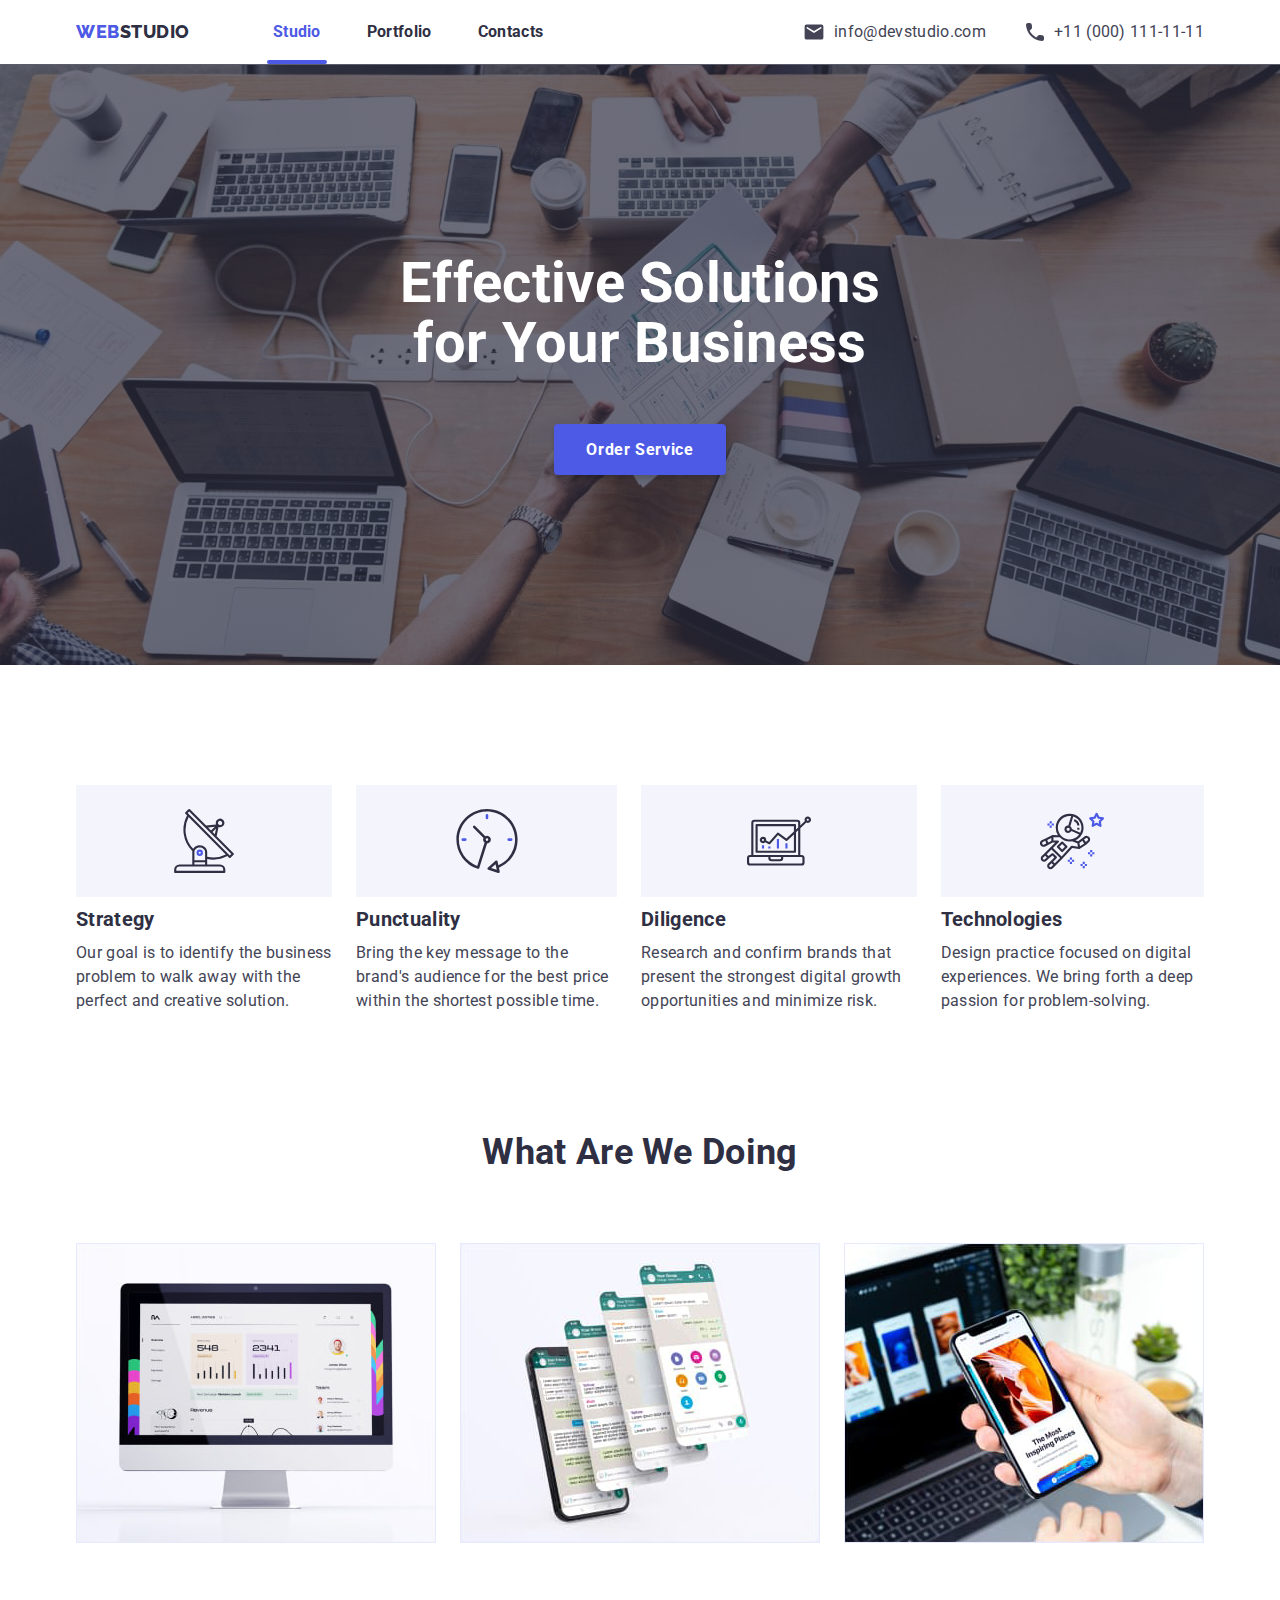
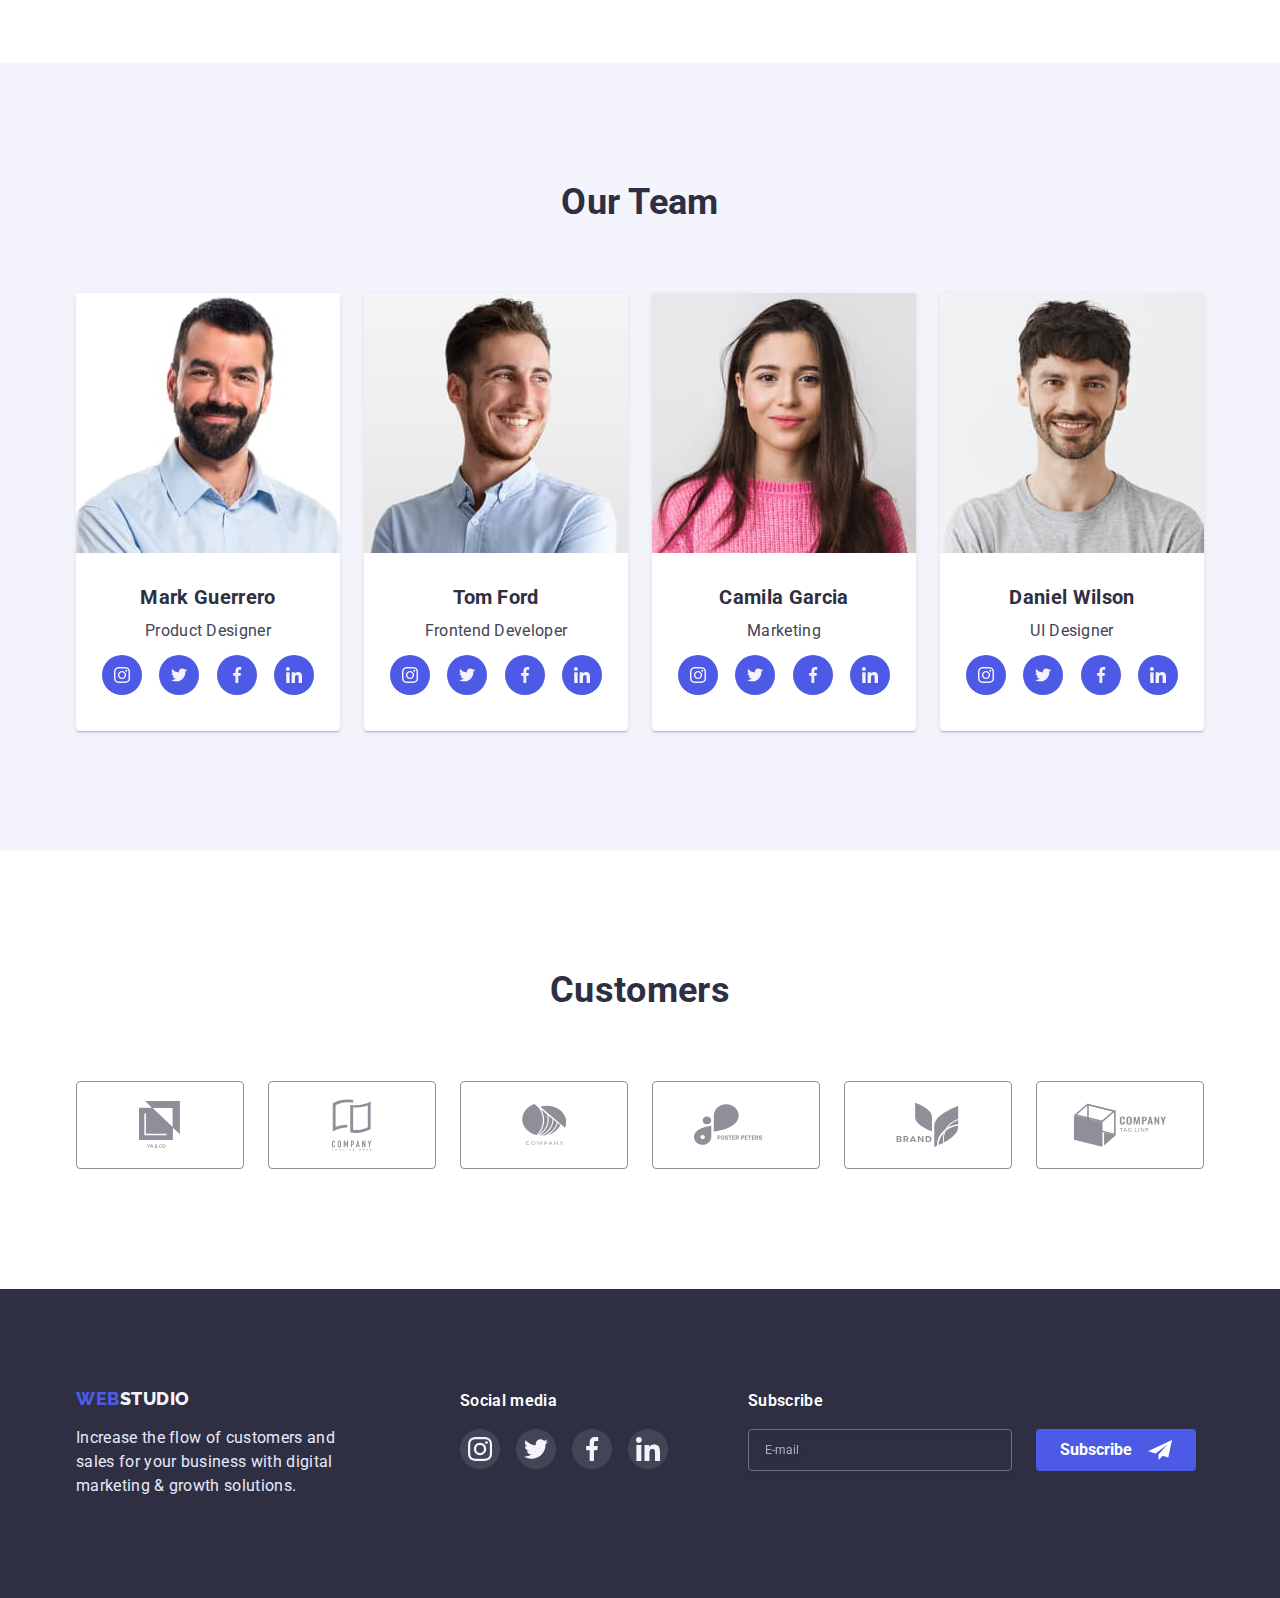
<file: index.html>
<!DOCTYPE html>
<html lang="en">
  <head>
    <meta charset="UTF-8" />
    <meta http-equiv="X-UA-Compatible" content="IE=edge" />
    <meta name="viewport" content="width=device-width, initial-scale=1.0" />
    <link rel="stylesheet" href="./css/normalize.css" />
    <link rel="stylesheet" href="./css/styles.css?temp=3" />
    <link rel="shortcut icon" href="./images/favicon.ico" />

    <link rel="preconnect" href="https://fonts.googleapis.com" />
    <link rel="preconnect" href="https://fonts.gstatic.com" crossorigin />
    <link
      href="https://fonts.googleapis.com/css2?family=Raleway:wght@800&family=Roboto:wght@400;500;700&display=swap"
      rel="stylesheet"
    />

    <title>Web Studio</title>
  </head>
  <body>
    <header>
      <div class="header-container container">
        <div class="logo-and-navigation">
          <div class="logo">
            <a href="./index.html" title="to home"><span>Web</span>Studio</a>
          </div>
          <nav>
            <ul class="navigation">
              <li class="navigation-item active">
                <a class="navigation-link" href="./index.html">Studio</a>
              </li>
              <li class="navigation-item">
                <a class="navigation-link" href="./portfolio.html">Portfolio</a>
              </li>
              <li class="navigation-item">
                <a class="navigation-link" href="./contacts.html">Contacts</a>
              </li>
            </ul>
          </nav>
        </div>
        <ul class="contacts">
          <li class="contacts-item">
            <a class="contacts-link" href="mailto:info@devstudio.com">
              <svg class="contacts-icon" width="20" height="18">
                <use href="./images/icons.svg#icon-email"></use>
              </svg>
              info@devstudio.com
            </a>
          </li>
          <li class="contacts-item">
            <a class="contacts-link" href="tel:+110001111111">
              <svg class="contacts-icon" width="18" height="18">
                <use href="./images/icons.svg#icon-phone"></use>
              </svg>
              +11 (000) 111-11-11
            </a>
          </li>
        </ul>
      </div>
    </header>

    <main>
      <section class="top-block section">
        <div class="top-block-container container">
          <h1>Effective Solutions<br />for Your Business</h1>
          <button data-modal-open class="top-block-order-button" type="button">
            Order Service
          </button>
        </div>
      </section>

      <section class="features">
        <div class="container">
          <ul class="features-list">
            <li>
              <div class="features-icon">
                <svg width="64" height="64">
                  <use href="./images/icons.svg#icon-sat"></use>
                </svg>
              </div>
              <h3 class="features-title">Strategy</h3>
              <p class="features-text">
                Our goal is to identify the business problem to walk away with
                the perfect and creative solution.
              </p>
            </li>
            <li>
              <div class="features-icon">
                <svg width="64" height="64">
                  <use href="./images/icons.svg#icon-clock"></use>
                </svg>
              </div>
              <h3 class="features-title">Punctuality</h3>
              <p class="features-text">
                Bring the key message to the brand's audience for the best price
                within the shortest possible time.
              </p>
            </li>
            <li>
              <div class="features-icon">
                <svg width="64" height="64">
                  <use href="./images/icons.svg#icon-diagram"></use>
                </svg>
              </div>
              <h3 class="features-title">Diligence</h3>
              <p class="features-text">
                Research and confirm brands that present the strongest digital
                growth opportunities and minimize risk.
              </p>
            </li>
            <li>
              <div class="features-icon">
                <svg width="64" height="64">
                  <use href="./images/icons.svg#icon-astronaut"></use>
                </svg>
              </div>
              <h3 class="features-title">Technologies</h3>
              <p class="features-text">
                Design practice focused on digital experiences. We bring forth a
                deep passion for problem-solving.
              </p>
            </li>
          </ul>
        </div>
      </section>

      <!-- What are we doing -->
      <section class="our-services">
        <div class="container">
          <h2 class="our-services-title">What are we doing</h2>

          <ul class="our-services-list">
            <li class="our-services-item">
              <img
                class="our-services-product"
                width="370"
                src="./images/our-services-1.jpg"
                alt="website statistics"
              />
            </li>
            <li class="our-services-item">
              <img
                class="our-services-product"
                width="370"
                src="./images/our-services-2.jpg"
                alt="wahtsapp on smartphone, user interface"
              />
            </li>
            <li class="our-services-item">
              <img
                class="our-services-product"
                width="370"
                src="./images/our-services-3.jpg"
                alt="human holding smartphone in a hand"
              />
            </li>
          </ul>
        </div>
      </section>

      <!-- Our team -->
      <section class="our-team section">
        <div class="container">
          <h2 class="our-team-title">Our Team</h2>

          <ul class="our-team-list">
            <li class="our-team-member">
              <img
                class="our-team-photo"
                width="270"
                src="./images/team-1.jpg"
                alt="Photo Mark Guerrero"
              />
              <div class="our-team-text">
                <p class="our-team-name">Mark Guerrero</p>
                <p class="our-team-position">Product Designer</p>
                <ul class="our-team-socials">
                  <li>
                    <a href="/" class="our-team-social-icon">
                      <svg width="16" height="16">
                        <use href="./images/icons.svg#icon-instagram"></use>
                      </svg>
                    </a>
                  </li>
                  <li>
                    <a href="/" class="our-team-social-icon">
                      <svg width="16" height="16">
                        <use href="./images/icons.svg#icon-twitter"></use>
                      </svg>
                    </a>
                  </li>
                  <li>
                    <a href="/" class="our-team-social-icon">
                      <svg width="16" height="16">
                        <use href="./images/icons.svg#icon-facebook"></use>
                      </svg>
                    </a>
                  </li>
                  <li>
                    <a href="/" class="our-team-social-icon">
                      <svg width="16" height="16">
                        <use href="./images/icons.svg#icon-linkedin"></use>
                      </svg>
                    </a>
                  </li>
                </ul>
              </div>
            </li>
            <li class="our-team-member">
              <img
                class="our-team-photo"
                width="270"
                src="./images/team-2.jpg"
                alt="Photo Tom Ford"
              />
              <div class="our-team-text">
                <p class="our-team-name">Tom Ford</p>
                <p class="our-team-position">Frontend Developer</p>
                <ul class="our-team-socials">
                  <li>
                    <a href="/" class="our-team-social-icon">
                      <svg width="16" height="16">
                        <use href="./images/icons.svg#icon-instagram"></use>
                      </svg>
                    </a>
                  </li>
                  <li>
                    <a href="/" class="our-team-social-icon">
                      <svg width="16" height="16">
                        <use href="./images/icons.svg#icon-twitter"></use>
                      </svg>
                    </a>
                  </li>
                  <li>
                    <a href="/" class="our-team-social-icon">
                      <svg width="16" height="16">
                        <use href="./images/icons.svg#icon-facebook"></use>
                      </svg>
                    </a>
                  </li>
                  <li>
                    <a href="/" class="our-team-social-icon">
                      <svg width="16" height="16">
                        <use href="./images/icons.svg#icon-linkedin"></use>
                      </svg>
                    </a>
                  </li>
                </ul>
              </div>
            </li>
            <li class="our-team-member">
              <img
                class="our-team-photo"
                width="270"
                src="./images/team-3.jpg"
                alt="Photo Camila Garcia"
              />
              <div class="our-team-text">
                <p class="our-team-name">Camila Garcia</p>
                <p class="our-team-position">Marketing</p>
                <ul class="our-team-socials">
                  <li>
                    <a href="/" class="our-team-social-icon">
                      <svg width="16" height="16">
                        <use href="./images/icons.svg#icon-instagram"></use>
                      </svg>
                    </a>
                  </li>
                  <li>
                    <a href="/" class="our-team-social-icon">
                      <svg width="16" height="16">
                        <use href="./images/icons.svg#icon-twitter"></use>
                      </svg>
                    </a>
                  </li>
                  <li>
                    <a href="/" class="our-team-social-icon">
                      <svg width="16" height="16">
                        <use href="./images/icons.svg#icon-facebook"></use>
                      </svg>
                    </a>
                  </li>
                  <li>
                    <a href="/" class="our-team-social-icon">
                      <svg width="16" height="16">
                        <use href="./images/icons.svg#icon-linkedin"></use>
                      </svg>
                    </a>
                  </li>
                </ul>
              </div>
            </li>
            <li class="our-team-member">
              <img
                class="our-team-photo"
                width="270"
                src="./images/team-4.jpg"
                alt="Photo Daniel Wilson"
              />
              <div class="our-team-text">
                <p class="our-team-name">Daniel Wilson</p>
                <p class="our-team-position">UI Designer</p>
                <ul class="our-team-socials">
                  <li>
                    <a href="/" class="our-team-social-icon">
                      <svg width="16" height="16">
                        <use href="./images/icons.svg#icon-instagram"></use>
                      </svg>
                    </a>
                  </li>
                  <li>
                    <a href="/" class="our-team-social-icon">
                      <svg width="16" height="16">
                        <use href="./images/icons.svg#icon-twitter"></use>
                      </svg>
                    </a>
                  </li>
                  <li>
                    <a href="/" class="our-team-social-icon">
                      <svg width="16" height="16">
                        <use href="./images/icons.svg#icon-facebook"></use>
                      </svg>
                    </a>
                  </li>
                  <li>
                    <a href="/" class="our-team-social-icon">
                      <svg width="16" height="16">
                        <use href="./images/icons.svg#icon-linkedin"></use>
                      </svg>
                    </a>
                  </li>
                </ul>
              </div>
            </li>
          </ul>
        </div>
      </section>

      <!-- Customers -->
      <section class="customers section">
        <div class="container">
          <h2 class="customers-title">Customers</h2>

          <ul class="customers-list">
            <li class="customers-list-item">
              <a class="customers-link" href="/">
                <svg class="customers-icon" width="41" height="47">
                  <use href="./images/icons.svg#icon-yaandco"></use>
                </svg>
              </a>
            </li>
            <li class="customers-list-item">
              <a class="customers-link" href="/">
                <svg class="customers-icon" width="40" height="52">
                  <use href="./images/icons.svg#icon-company1"></use>
                </svg>
              </a>
            </li>
            <li class="customers-list-item">
              <a class="customers-link" href="/">
                <svg class="customers-icon" width="44" height="41">
                  <use href="./images/icons.svg#icon-company2"></use>
                </svg>
              </a>
            </li>
            <li class="customers-list-item">
              <a class="customers-link" href="/">
                <svg class="customers-icon" width="84" height="41">
                  <use href="./images/icons.svg#icon-fosterpeters"></use>
                </svg>
              </a>
            </li>
            <li class="customers-list-item">
              <a class="customers-link" href="/">
                <svg class="customers-icon" width="63" height="45">
                  <use href="./images/icons.svg#icon-brand"></use>
                </svg>
              </a>
            </li>
            <li class="customers-list-item">
              <a class="customers-link" href="/">
                <svg class="customers-icon" width="94" height="44">
                  <use href="./images/icons.svg#icon-company3"></use>
                </svg>
              </a>
            </li>
          </ul>
        </div>
      </section>
    </main>

    <footer>
      <div class="container">
        <div class="footer-block">
          <div class="logo">
            <a href="./index.html" title="to home"><span>Web</span>Studio</a>
          </div>
          <p class="footer-text">
            Increase the flow of customers and sales for your business with
            digital marketing & growth solutions.
          </p>
        </div>
        <div class="footer-block">
          <h3 class="footer-block-title">Social media</h3>
          <ul class="footer-socials">
            <li>
              <a href="/" class="footer-social-icon">
                <svg width="24" height="24">
                  <use href="./images/icons.svg#icon-instagram"></use>
                </svg>
              </a>
            </li>
            <li>
              <a href="/" class="footer-social-icon">
                <svg width="24" height="24">
                  <use href="./images/icons.svg#icon-twitter"></use>
                </svg>
              </a>
            </li>
            <li>
              <a href="/" class="footer-social-icon">
                <svg width="24" height="24">
                  <use href="./images/icons.svg#icon-facebook"></use>
                </svg>
              </a>
            </li>
            <li>
              <a href="/" class="footer-social-icon">
                <svg width="24" height="24">
                  <use href="./images/icons.svg#icon-linkedin"></use>
                </svg>
              </a>
            </li>
          </ul>
        </div>
        <div class="footer-block">
          <h3 class="footer-block-title">Subscribe</h3>
          <form class="footer-newsletter">
            <input type="email" name="email" placeholder="E-mail" />
            <button type="submit">
              Subscribe
              <svg width="24" height="24">
                <use href="./images/icons.svg#icon-send"></use>
              </svg>
            </button>
          </form>
        </div>
      </div>
    </footer>

    <div data-modal class="backdrop is-hidden">
      <div class="modal-window">
        <button type="button" data-modal-close class="modal-window-close">
          <svg width="8" height="8">
            <use href="./images/icons.svg#icon-close"></use>
          </svg>
        </button>
        <div class="modal-window-continer">
          <h3 class="modal-window-title">
            Leave your contacts and we will call you back
          </h3>
          <form name="contact">
            <div class="form-block">
              <label for="modal-window-name">Name</label>
              <input type="text" name="name" id="modal-window-name" autofocus />
              <div class="input-icon">
                <svg width="12" height="12">
                  <use href="./images/icons.svg#icon-person"></use>
                </svg>
              </div>
            </div>
            <div class="form-block">
              <label for="modal-window-phone">Phone</label>
              <input type="tel" name="phone" id="modal-window-phone" />
              <div class="input-icon">
                <svg width="13" height="13">
                  <use href="./images/icons.svg#icon-phone"></use>
                </svg>
              </div>
            </div>
            <div class="form-block">
              <label for="modal-window-email">Email</label>
              <input type="email" name="email" id="modal-window-email" />
              <div class="input-icon">
                <svg width="15" height="12">
                  <use href="./images/icons.svg#icon-email"></use>
                </svg>
              </div>
            </div>
            <div class="form-block">
              <label>Comment</label>
              <textarea name="message" placeholder="Text input"></textarea>
            </div>
            <div class="form-privacypolicy-block">
              <label>
                <input type="checkbox" name="privacypolicy" value="1" />
                <span class="checkbox">
                  <svg width="10" height="8">
                    <use href="./images/icons.svg#icon-check"></use>
                  </svg>
                </span>
                I accept the terms and conditions of the
                <a class="privacypolicy-link" href="" target="_blank"
                  >Privacy Policy</a
                >
              </label>
            </div>
            <button type="submit">Send</button>
          </form>
        </div>
      </div>
    </div>

    <script src="./js/modal.js"></script>
  </body>
</html>
</file>
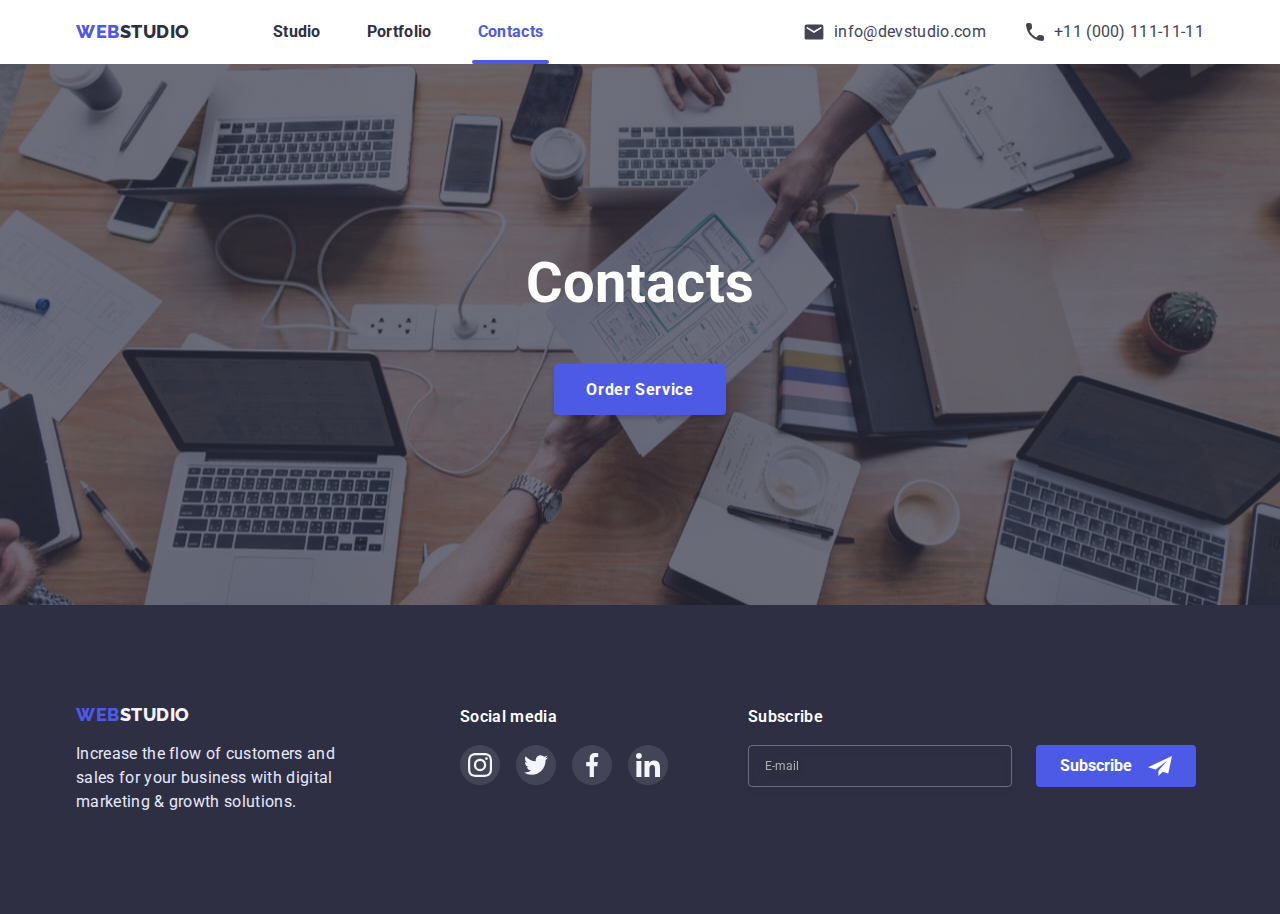
<file: contacts.html>
<!DOCTYPE html>
<html lang="en">
  <head>
    <meta charset="UTF-8" />
    <meta http-equiv="X-UA-Compatible" content="IE=edge" />
    <meta name="viewport" content="width=device-width, initial-scale=1.0" />
    <link rel="stylesheet" href="./css/normalize.css" />
    <link rel="stylesheet" href="./css/styles.css?temp=2" />
    <link rel="shortcut icon" href="./images/favicon.ico" />

    <link rel="preconnect" href="https://fonts.googleapis.com" />
    <link rel="preconnect" href="https://fonts.gstatic.com" crossorigin />
    <link
      href="https://fonts.googleapis.com/css2?family=Raleway:wght@800&family=Roboto:wght@400;500;700&display=swap"
      rel="stylesheet"
    />

    <title>Web Studio</title>
  </head>
  <body>
    <header>
      <div class="header-container container">
        <div class="logo-and-navigation">
          <div class="logo">
            <a href="./index.html" title="to home"><span>Web</span>Studio</a>
          </div>
          <nav>
            <ul class="navigation">
              <li class="navigation-item">
                <a class="navigation-link" href="./index.html">Studio</a>
              </li>
              <li class="navigation-item">
                <a class="navigation-link" href="./portfolio.html">Portfolio</a>
              </li>
              <li class="navigation-item active">
                <a class="navigation-link" href="./contacts.html">Contacts</a>
              </li>
            </ul>
          </nav>
        </div>
        <ul class="contacts">
          <li class="contacts-item">
            <a class="contacts-link" href="mailto:info@devstudio.com">
              <svg class="contacts-icon" width="20" height="18">
                <use href="./images/icons.svg#icon-email"></use>
              </svg>
              info@devstudio.com
            </a>
          </li>
          <li class="contacts-item">
            <a class="contacts-link" href="tel:+110001111111">
              <svg class="contacts-icon" width="18" height="18">
                <use href="./images/icons.svg#icon-phone"></use>
              </svg>
              +11 (000) 111-11-11
            </a>
          </li>
        </ul>
      </div>
    </header>

    <main>
      <section class="top-block section">
        <div class="top-block-container container">
          <h1>Contacts</h1>
          <button class="top-block-order-button" type="button">
            Order Service
          </button>
        </div>
      </section>
    </main>

    <footer>
      <div class="container">
        <div class="footer-block">
          <div class="logo">
            <a href="./index.html" title="to home"><span>Web</span>Studio</a>
          </div>
          <p class="footer-text">
            Increase the flow of customers and sales for your business with
            digital marketing & growth solutions.
          </p>
        </div>
        <div class="footer-block">
          <h3 class="footer-block-title">Social media</h3>
          <ul class="footer-socials">
            <li>
              <a href="/" class="footer-social-icon">
                <svg width="24" height="24">
                  <use href="./images/icons.svg#icon-instagram"></use>
                </svg>
              </a>
            </li>
            <li>
              <a href="/" class="footer-social-icon">
                <svg width="24" height="24">
                  <use href="./images/icons.svg#icon-twitter"></use>
                </svg>
              </a>
            </li>
            <li>
              <a href="/" class="footer-social-icon">
                <svg width="24" height="24">
                  <use href="./images/icons.svg#icon-facebook"></use>
                </svg>
              </a>
            </li>
            <li>
              <a href="/" class="footer-social-icon">
                <svg width="24" height="24">
                  <use href="./images/icons.svg#icon-linkedin"></use>
                </svg>
              </a>
            </li>
          </ul>
        </div>
        <div class="footer-block">
          <h3 class="footer-block-title">Subscribe</h3>
          <form class="footer-newsletter">
            <input type="email" name="email" placeholder="E-mail" />
            <button type="submit">
              Subscribe
              <svg width="24" height="24">
                <use href="./images/icons.svg#icon-send"></use>
              </svg>
            </button>
          </form>
        </div>
      </div>
    </footer>
  </body>
</html>
</file>
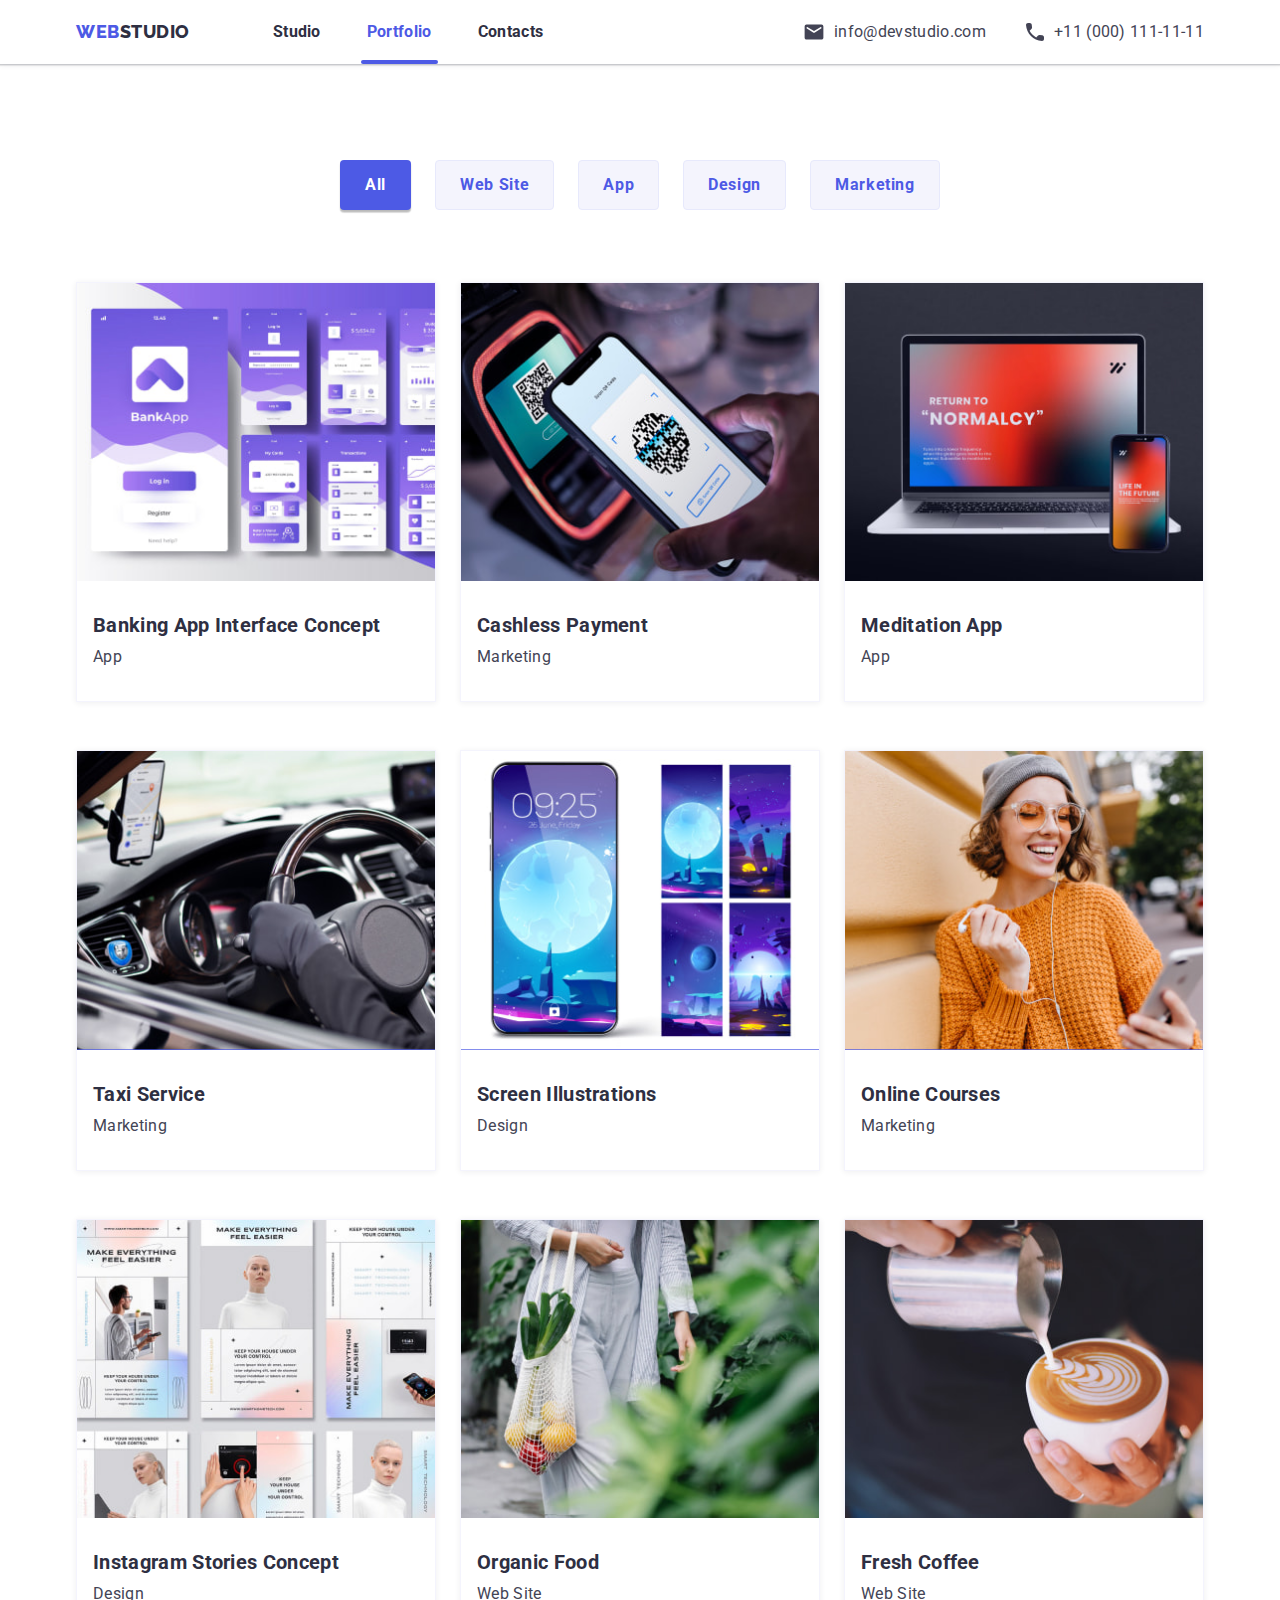
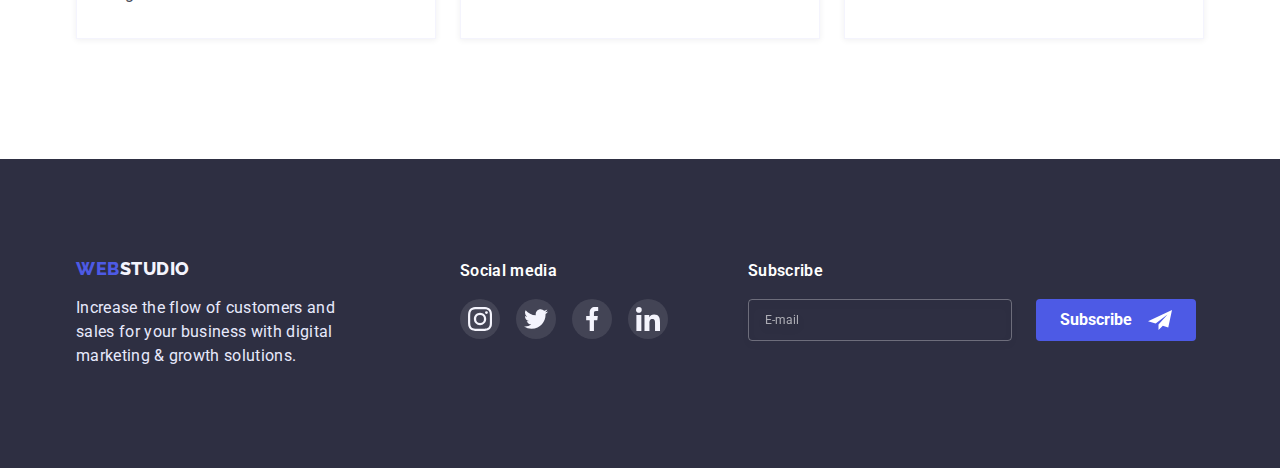
<file: portfolio.html>
<!DOCTYPE html>
<html lang="en">
  <head>
    <meta charset="UTF-8" />
    <meta http-equiv="X-UA-Compatible" content="IE=edge" />
    <meta name="viewport" content="width=device-width, initial-scale=1.0" />
    <link rel="stylesheet" href="./css/normalize.css" />
    <link rel="stylesheet" href="./css/styles.css?temp=2" />
    <link rel="shortcut icon" href="./images/favicon.ico" />

    <link rel="preconnect" href="https://fonts.googleapis.com" />
    <link rel="preconnect" href="https://fonts.gstatic.com" crossorigin />
    <link
      href="https://fonts.googleapis.com/css2?family=Raleway:wght@800&family=Roboto:wght@400;500;700&display=swap"
      rel="stylesheet"
    />

    <title>Web Studio</title>
  </head>
  <body>
    <header>
      <div class="header-container container">
        <div class="logo-and-navigation">
          <div class="logo">
            <a href="./index.html" title="to home"><span>Web</span>Studio</a>
          </div>
          <nav>
            <ul class="navigation">
              <li class="navigation-item">
                <a class="navigation-link" href="./index.html">Studio</a>
              </li>
              <li class="navigation-item active">
                <a class="navigation-link" href="./portfolio.html">Portfolio</a>
              </li>
              <li class="navigation-item">
                <a class="navigation-link" href="./contacts.html">Contacts</a>
              </li>
            </ul>
          </nav>
        </div>
        <ul class="contacts">
          <li class="contacts-item">
            <a class="contacts-link" href="mailto:info@devstudio.com">
              <svg class="contacts-icon" width="20" height="18">
                <use href="./images/icons.svg#icon-email"></use>
              </svg>
              info@devstudio.com
            </a>
          </li>
          <li class="contacts-item">
            <a class="contacts-link" href="tel:+110001111111">
              <svg class="contacts-icon" width="18" height="18">
                <use href="./images/icons.svg#icon-phone"></use>
              </svg>
              +11 (000) 111-11-11
            </a>
          </li>
        </ul>
      </div>
    </header>

    <main>
      <h1 class="visually-hidden">Portfolio</h1>
      <div class="filter-buttons">
        <div class="filter-buttons-container container">
          <ul class="filter-buttons-list">
            <li class="filter-buttons-item">
              <button type="button" class="filter-button active">All</button>
            </li>
            <li class="filter-buttons-item">
              <button class="filter-button">Web Site</button>
            </li>
            <li class="filter-buttons-item">
              <button class="filter-button">App</button>
            </li>
            <li>
              <button class="filter-button">Design</button>
            </li>
            <li class="filter-buttons-item">
              <button class="filter-button">Marketing</button>
            </li>
          </ul>
        </div>
      </div>

      <section class="project-cards">
        <div class="project-cards-container container">
          <ul class="project-cards-list">
            <li class="project-cards-item">
              <a class="project-cards-inner">
                <div class="project-cards-top">
                  <img
                    class="project-cards-front"
                    src="./images/card-1.jpg"
                    alt="App screenshots"
                  />
                  <p class="project-cards-back">
                    14 Stylish and User-Friendly App Design Concepts · Task
                    Manager App · Calorie Tracker App · Exotic Fruit Ecommerce
                    App · Cloud Storage App
                  </p>
                </div>
                <div class="project-cards-text">
                  <h2 class="project-cards-title">
                    Banking App Interface Concept
                  </h2>
                  <p class="project-cards-type">App</p>
                </div>
              </a>
            </li>
            <li class="project-cards-item">
              <a class="project-cards-inner">
                <div class="project-cards-top">
                  <img
                    class="project-cards-front"
                    src="./images/card-2.jpg"
                    alt="Marketing"
                  />
                  <p class="project-cards-back">
                    14 Stylish and User-Friendly App Design Concepts · Task
                    Manager App · Calorie Tracker App · Exotic Fruit Ecommerce
                    App · Cloud Storage App
                  </p>
                </div>
                <div class="project-cards-text">
                  <h2 class="project-cards-title">Cashless Payment</h2>
                  <p class="project-cards-type">Marketing</p>
                </div>
              </a>
            </li>
            <li class="project-cards-item">
              <a class="project-cards-inner">
                <div class="project-cards-top">
                  <img
                    class="project-cards-front"
                    src="./images/card-3.jpg"
                    alt="Laptop and smartphone"
                  />
                  <p class="project-cards-back">
                    14 Stylish and User-Friendly App Design Concepts · Task
                    Manager App · Calorie Tracker App · Exotic Fruit Ecommerce
                    App · Cloud Storage App
                  </p>
                </div>
                <div class="project-cards-text">
                  <h2 class="project-cards-title">Meditation App</h2>
                  <p class="project-cards-type">App</p>
                </div>
              </a>
            </li>
            <li class="project-cards-item">
              <a class="project-cards-inner">
                <div class="project-cards-top">
                  <img
                    class="project-cards-front"
                    src="./images/card-4.jpg"
                    alt="Human driving in a car"
                  />
                  <p class="project-cards-back">
                    14 Stylish and User-Friendly App Design Concepts · Task
                    Manager App · Calorie Tracker App · Exotic Fruit Ecommerce
                    App · Cloud Storage App
                  </p>
                </div>
                <div class="project-cards-text">
                  <h2 class="project-cards-title">Taxi Service</h2>
                  <p class="project-cards-type">Marketing</p>
                </div>
              </a>
            </li>
            <li class="project-cards-item">
              <a class="project-cards-inner">
                <div class="project-cards-top">
                  <img
                    class="project-cards-front"
                    src="./images/card-5.jpg"
                    alt="Smartphone with app screenshots"
                  />
                  <p class="project-cards-back">
                    14 Stylish and User-Friendly App Design Concepts · Task
                    Manager App · Calorie Tracker App · Exotic Fruit Ecommerce
                    App · Cloud Storage App
                  </p>
                </div>
                <div class="project-cards-text">
                  <h2 class="project-cards-title">Screen Illustrations</h2>
                  <p class="project-cards-type">Design</p>
                </div>
              </a>
            </li>
            <li class="project-cards-item">
              <a class="project-cards-inner">
                <div class="project-cards-top">
                  <img
                    class="project-cards-front"
                    src="./images/card-6.jpg"
                    alt="Women with smartphone in a hand"
                  />
                  <p class="project-cards-back">
                    14 Stylish and User-Friendly App Design Concepts · Task
                    Manager App · Calorie Tracker App · Exotic Fruit Ecommerce
                    App · Cloud Storage App
                  </p>
                </div>
                <div class="project-cards-text">
                  <h2 class="project-cards-title">Online Courses</h2>
                  <p class="project-cards-type">Marketing</p>
                </div>
              </a>
            </li>
            <li class="project-cards-item">
              <a class="project-cards-inner">
                <div class="project-cards-top">
                  <img
                    class="project-cards-front"
                    src="./images/card-7.jpg"
                    alt="App screen design"
                  />
                  <p class="project-cards-back">
                    14 Stylish and User-Friendly App Design Concepts · Task
                    Manager App · Calorie Tracker App · Exotic Fruit Ecommerce
                    App · Cloud Storage App
                  </p>
                </div>
                <div class="project-cards-text">
                  <h2 class="project-cards-title">Instagram Stories Concept</h2>
                  <p class="project-cards-type">Design</p>
                </div>
              </a>
            </li>
            <li class="project-cards-item">
              <a class="project-cards-inner">
                <div class="project-cards-top">
                  <img
                    class="project-cards-front"
                    src="./images/card-8.jpg"
                    alt="Human walking with organic food in a bag"
                  />
                  <p class="project-cards-back">
                    14 Stylish and User-Friendly App Design Concepts · Task
                    Manager App · Calorie Tracker App · Exotic Fruit Ecommerce
                    App · Cloud Storage App
                  </p>
                </div>
                <div class="project-cards-text">
                  <h2 class="project-cards-title">Organic Food</h2>
                  <p class="project-cards-type">Web Site</p>
                </div>
              </a>
            </li>
            <li class="project-cards-item">
              <a class="project-cards-inner">
                <div class="project-cards-top">
                  <img
                    class="project-cards-front"
                    src="./images/card-9.jpg"
                    alt="Human makes coffe"
                  />
                  <p class="project-cards-back">
                    14 Stylish and User-Friendly App Design Concepts · Task
                    Manager App · Calorie Tracker App · Exotic Fruit Ecommerce
                    App · Cloud Storage App
                  </p>
                </div>
                <div class="project-cards-text">
                  <h2 class="project-cards-title">Fresh Coffee</h2>
                  <p class="project-cards-type">Web Site</p>
                </div>
              </a>
            </li>
          </ul>
        </div>
      </section>
    </main>

    <footer>
      <div class="container">
        <div class="footer-block">
          <div class="logo">
            <a href="./index.html" title="to home"><span>Web</span>Studio</a>
          </div>
          <p class="footer-text">
            Increase the flow of customers and sales for your business with
            digital marketing & growth solutions.
          </p>
        </div>
        <div class="footer-block">
          <h3 class="footer-block-title">Social media</h3>
          <ul class="footer-socials">
            <li>
              <a href="/" class="footer-social-icon">
                <svg width="24" height="24">
                  <use href="./images/icons.svg#icon-instagram"></use>
                </svg>
              </a>
            </li>
            <li>
              <a href="/" class="footer-social-icon">
                <svg width="24" height="24">
                  <use href="./images/icons.svg#icon-twitter"></use>
                </svg>
              </a>
            </li>
            <li>
              <a href="/" class="footer-social-icon">
                <svg width="24" height="24">
                  <use href="./images/icons.svg#icon-facebook"></use>
                </svg>
              </a>
            </li>
            <li>
              <a href="/" class="footer-social-icon">
                <svg width="24" height="24">
                  <use href="./images/icons.svg#icon-linkedin"></use>
                </svg>
              </a>
            </li>
          </ul>
        </div>
        <div class="footer-block">
          <h3 class="footer-block-title">Subscribe</h3>
          <form class="footer-newsletter">
            <input type="email" name="email" placeholder="E-mail" />
            <button type="submit">
              Subscribe
              <svg width="24" height="24">
                <use href="./images/icons.svg#icon-send"></use>
              </svg>
            </button>
          </form>
        </div>
      </div>
    </footer>

    <script src="./js/modal.js"></script>
  </body>
</html>
</file>
<file: css/styles.css>
:root {
  --brand-color: #4d5ae5;
  --slate-color: #434455;
  --light-slate-color: #8e8f99;
  --navi-blue-color: #2e2f42;
  --cloud-color: #f4f4fd;
  --cornflower-color: #e7e9fc;
  --active-color: #404bbf;
  --green: #31d0aa;
  --title-font-weight: 700;
  --main-padding: 20px;
  --main-content-width: 1168px;
  --project-cards-column-gap: 24px;
  --project-cards-column-number: 3;
  --animation-duration: 250ms;
  --transition-timing-function: cubic-bezier(0.4, 0, 0.2, 1);
}

body {
  padding: 0;
  margin: 0;
  font-family: "Roboto", Arial, Helvetica, sans-serif;
  font-weight: 400;
  background-color: #fff;
  color: var(--slate-color);
  letter-spacing: 0.02em;
}

p {
  margin: 0;
}

h1 {
  font-size: 56px;
  font-weight: var(--title-font-weight);
  line-height: 1.07;
  margin: 0 0 50px 0;
}

h2 {
  margin: 0;
}

h3 {
  margin: 0;
}

ul {
  padding: 0;
  margin: 0;
}

* {
  box-sizing: border-box;
}

.visually-hidden {
  position: absolute;
  width: 1px;
  height: 1px;
  margin: -1px;
  border: 0;
  padding: 0;
  white-space: nowrap;
  clip-path: inset(100%);
  clip: rect(0 0 0 0);
  overflow: hidden;
}

.container {
  width: var(--main-content-width);
  max-width: 100%;
  margin-inline: auto;
  padding-inline: var(--main-padding);
}

.section {
  padding-block: 120px;
}

/* Page header */
.header-container {
  display: flex;
  align-items: center;
  justify-content: space-between;
  padding: 0px var(--main-padding);
}

.logo-and-navigation {
  display: flex;
  align-items: center;
  column-gap: 77px;
}

.navigation {
  display: flex;
  column-gap: 34px;
  list-style: none;
}

.navigation-item {
  padding: 20px 0;
  position: relative;
}

.navigation-item.active::after {
  content: "";
  position: absolute;
  height: 4px;
  width: 100%;
  border-radius: 2px;
  background-color: var(--brand-color);
  bottom: 0;
  left: 0;
}

.navigation-link {
  font-size: 16px;
  text-decoration: none;
  color: var(--navi-blue-color);
  font-weight: var(--title-font-weight);
  line-height: 1.5;
  padding: 0 6px;
  transition: color var(--animation-duration) var(--transition-timing-function);
}

.navigation-link:hover {
  color: var(--slate-color);
}

.navigation-link:focus {
  color: var(--brand-color);
}

.navigation-item.active .navigation-link {
  color: var(--brand-color);
}

header {
  box-shadow: 0px 2px 1px rgba(46, 47, 66, 0.08),
    0px 1px 1px rgba(46, 47, 66, 0.16), 0px 1px 6px rgba(46, 47, 66, 0.08);
}

header .contacts {
  display: flex;
  column-gap: 40px;
  list-style: none;
}

header .contacts-link {
  font-size: 16px;
  text-decoration: none;
  color: var(--slate-color);
  line-height: 1.5;
  display: flex;
  column-gap: 10px;
  align-items: center;
  transition: color var(--animation-duration) var(--transition-timing-function);
}

header .contacts-link:hover,
header .contacts-link:focus {
  color: var(--brand-color);
}

header .contacts-icon {
  fill: var(--slate-color);
  transition: fill var(--animation-duration) var(--transition-timing-function);
  flex-grow: 0;
  flex-shrink: 0;
}

header .contacts-link:hover .contacts-icon,
header .contacts-link:focus .contacts-icon {
  fill: var(--brand-color);
}

.logo a {
  font-size: 18px;
  font-weight: 800;
  font-family: "Raleway", sans-serif;
  text-decoration: none;
  color: var(--navi-blue-color);
  text-transform: uppercase;
  letter-spacing: 0.03em;
}

.logo span {
  color: var(--brand-color);
}

/* Main content */
.top-block {
  background: linear-gradient(rgb(46 47 66 / 0.7), rgb(46 47 66 / 0.7)),
    url(../images/hero-background.jpg) center no-repeat;
  background-size: auto, 1440px auto;
  color: #fff;
}

.top-block-container {
  padding: 70px var(--main-padding);
  text-align: center;
}

.top-block-order-button {
  border: none;
  background-color: var(--brand-color);
  box-shadow: 0px 4px 4px rgba(0, 0, 0, 0.15);
  border-radius: 4px;
  padding: 16px 32px;
  color: #fff;
  font-size: 16px;
  font-weight: var(--title-font-weight);
  letter-spacing: 0.04em;
  cursor: pointer;
  line-height: 1.2;
  transition-property: backgound-color, box-shadow;
  transition: var(--animation-duration) var(--transition-timing-function);
}

.top-block-order-button:hover {
  box-shadow: 0px 1px 6px rgba(46, 47, 66, 0.08),
    0px 1px 1px rgba(46, 47, 66, 0.16), 0px 2px 1px rgba(46, 47, 66, 0.08);
}

.top-block-order-button:focus {
  background-color: var(--active-color);
}

.features {
  padding-block: 120px;
}

.features-icon {
  width: 100%;
  height: 112px;
  background-color: var(--cloud-color);
  display: flex;
  align-items: center;
  justify-content: center;
  margin-bottom: 10px;
}

.features-list {
  display: flex;
  column-gap: 24px;
  list-style: none;
}

.features-title {
  font-size: 20px;
  line-height: 1.2;
  font-weight: var(--title-font-weight);
  color: var(--navi-blue-color);
  margin-bottom: 10px;
}

.features-text {
  font-size: 16px;
  line-height: 1.5;
  color: var(--slate-color);
}

/* Our services */
.our-services {
  padding-bottom: 120px;
}

.our-services-title {
  font-size: 36px;
  line-height: 1.11;
  text-transform: capitalize;
  font-weight: var(--title-font-weight);
  color: var(--navi-blue-color);
  margin-bottom: 70px;
  text-align: center;
}

.our-services-list {
  display: flex;
  column-gap: 24px;
  list-style: none;
}

.our-services-item {
  border: 1px solid var(--cornflower-color);
}

.our-services-product {
  width: 100%;
  display: block;
}

/* Our team */
.our-team {
  background-color: var(--cloud-color);
}

.our-team-title {
  font-size: 36px;
  line-height: 1.11;
  text-transform: capitalize;
  font-weight: var(--title-font-weight);
  color: var(--navi-blue-color);
  margin-bottom: 70px;
  text-align: center;
}

.our-team-list {
  display: flex;
  column-gap: 24px;
  list-style: none;
}

.our-team-member {
  background-color: #fff;
  box-shadow: 0px 1px 6px rgba(46, 47, 66, 0.08),
    0px 1px 1px rgba(46, 47, 66, 0.16), 0px 2px 1px rgba(46, 47, 66, 0.08);
  border-radius: 0px 0px 4px 4px;
}

.our-team-photo {
  display: block;
  width: 100%;
}

.our-team-text {
  padding: 32px 10px 36px 10px;
}

.our-team-name {
  text-align: center;
  margin-bottom: 10px;
  font-size: 20px;
  line-height: 1.2;
  font-weight: var(--title-font-weight);
  color: var(--navi-blue-color);
}

.our-team-position {
  text-align: center;
  color: var(--slate-color);
  line-height: 1.5;
  margin-bottom: 12px;
}

.our-team-socials {
  display: flex;
  justify-content: space-between;
  padding: 0 16px;
  list-style-type: none;
}

.our-team-social-icon {
  width: 40px;
  height: 40px;
  border-radius: 50%;
  background-color: var(--brand-color);
  display: flex;
  align-items: center;
  justify-content: center;
  transition: background-color var(--animation-duration)
    var(--transition-timing-function);
}

.our-team-social-icon svg {
  fill: var(--cloud-color);
}

.our-team-social-icon:focus {
  background-color: var(--active-color);
}

/* Customers */

.customers-title {
  font-size: 36px;
  line-height: 1.11;
  text-transform: capitalize;
  font-weight: var(--title-font-weight);
  color: var(--navi-blue-color);
  margin-bottom: 70px;
  text-align: center;
}

.customers-list {
  display: flex;
  column-gap: 24px;
  list-style: none;
}

.customers-list-item {
  flex-basis: calc(100% / 6 - (24px * 5 / 6));
}

.customers-link {
  border: 1px solid var(--light-slate-color);
  height: 88px;
  border-radius: 4px;
  display: flex;
  align-items: center;
  justify-content: center;
  cursor: pointer;
  transition: border-color var(--animation-duration)
    var(--transition-timing-function);
}

.customers-link:hover,
.customers-link:focus {
  border: 1px solid var(--brand-color);
}

.customers-link .customers-icon {
  fill: var(--light-slate-color);
  transition: fill var(--animation-duration) var(--transition-timing-function);
}

.customers-link:hover .customers-icon,
.customers-link:focus .customers-icon {
  fill: var(--brand-color);
}

/* Portfolio */

.filter-buttons {
  padding-block: 96px 72px;
}

.filter-buttons-container {
  display: flex;
  justify-content: center;
}

.filter-buttons-list {
  display: flex;
  column-gap: 24px;
  list-style: none;
}

.filter-buttons-item {
  display: flex;
}

.filter-button {
  background-color: var(--cloud-color);
  border: 1px solid var(--cornflower-color);
  border-radius: 4px;
  font-weight: 700;
  font-size: 16px;
  line-height: 1.5;
  letter-spacing: 0.04em;
  padding: 12px 24px;
  cursor: pointer;
  color: var(--brand-color);
  transition-property: background-color, color, box-shadow, border-color;
  transition: var(--animation-duration) var(--transition-timing-function);
}

.filter-button.active,
.filter-button:hover,
.filter-button:focus {
  background-color: var(--brand-color);
  color: #fff;
  box-shadow: 0px 3px 1px rgba(0, 0, 0, 0.1), 0px 2px 1px rgba(0, 0, 0, 0.08),
    0px 2px 2px rgba(0, 0, 0, 0.12);
  border: 1px solid rgb(0 0 0 / 0);
}

/* Project cards */

.project-cards {
  padding-bottom: 120px;
}

.project-cards-list {
  display: flex;
  flex-wrap: wrap;
  column-gap: var(--project-cards-column-gap);
  row-gap: 48px;
  list-style: none;
}

.project-cards-item {
  display: flex;
  cursor: pointer;
  flex-basis: calc(
    100% / var(--project-cards-column-number) -
      (
        var(--project-cards-column-gap) *
          (var(--project-cards-column-number) - 1) /
          var(--project-cards-column-number)
      )
  );
}

.project-cards-inner {
  display: flex;
  width: 100%;
  flex-direction: column;
  border: 0.5px solid var(--cloud-color);
  box-shadow: 0px 1px 6px rgba(46, 47, 66, 0.08);
  transition: box-shadow var(--animation-duration)
    var(--transition-timing-function);
}

.project-cards-inner:hover {
  box-shadow: 0px 1px 6px rgba(46, 47, 66, 0.08),
    0px 1px 1px rgba(46, 47, 66, 0.16), 0px 2px 1px rgba(46, 47, 66, 0.08);
}

.project-cards-top {
  position: relative;
  overflow: hidden;
}

.project-cards-front {
  display: block;
  width: 100%;
}

.project-cards-back {
  position: absolute;
  bottom: -100%;
  height: 100%;
  padding: 40px 32px 0 32px;
  margin: 0;
  color: var(--cloud-color);
  font-size: 16px;
  line-height: 1.5;
  background-color: var(--brand-color);
  bottom: 0;
  transform: translateY(100%);
  transition: transform var(--animation-duration)
    var(--transition-timing-function);
}

.project-cards-inner:hover .project-cards-back {
  transform: translateY(0);
}

.project-cards-text {
  padding: 32px 16px;
}

.project-cards-title {
  font-weight: 700;
  font-size: 20px;
  line-height: 1.2;
  margin-bottom: 8px;
  text-align: left;
  color: var(--navi-blue-color);
}

.project-cards-type {
  font-size: 16px;
  line-height: 1.5;
  color: var(--slate-color);
}

/* Page footer */

footer {
  padding-block: 100px;
  background-color: var(--navi-blue-color);
}

footer .container {
  display: flex;
  justify-content: flex-start;
}

footer .logo {
  margin-bottom: 16px;
}

footer .logo a {
  color: var(--cloud-color);
}

footer .footer-text {
  max-width: 264px;
  width: 100%;
  font-size: 16px;
  line-height: 1.5;
  color: var(--cornflower-color);
}

footer .footer-block:nth-child(2) {
  margin-left: 120px;
}

footer .footer-block:nth-child(3) {
  margin-left: 80px;
}

.footer-block-title {
  font-weight: 600;
  font-size: 16px;
  line-height: 1.5;
  color: #fff;
  margin-bottom: 16px;
}

.footer-socials {
  display: flex;
  column-gap: 16px;
  list-style-type: none;
}

.footer-social-icon {
  width: 40px;
  height: 40px;
  background-color: rgb(255 255 255 / 0.1);
  display: flex;
  align-items: center;
  justify-content: center;
  border-radius: 50%;
  transition: background-color var(--animation-duration)
    var(--transition-timing-function);
}

.footer-social-icon svg {
  fill: var(--cloud-color);
}

.footer-social-icon:hover,
.footer-social-icon:focus {
  background-color: var(--green);
}

.footer-newsletter {
  display: flex;
  column-gap: 24px;
}

.footer-newsletter input[name="email"] {
  border: 1px solid rgb(255 255 255 / 0.3);
  border-radius: 4px;
  outline: none;
  background-color: rgb(255 255 255 / 0);
  padding: 8px 16px;
  color: rgb(255 255 255 / 0.6);
  font-size: 12px;
  line-height: 2;
  filter: drop-shadow(0px 4px 4px rgb(0 0 0 / 0.15));
  width: 264px;
}

.footer-newsletter input[name="email"]::placeholder {
  color: rgb(255 255 255 / 0.6);
  font-size: 12px;
  line-height: 2;
}

.footer-newsletter button[type="submit"] {
  background-color: var(--brand-color);
  padding: 8px 24px;
  color: #fff;
  font-weight: 700;
  font-size: 16px;
  line-height: 1.5;
  border-radius: 4px;
  border: none;
  display: flex;
  column-gap: 16px;
  align-items: center;
  cursor: pointer;
  transition: background-color var(--animation-duration)
    var(--transition-timing-function);
}

.footer-newsletter button[type="submit"]:focus {
  background-color: var(--active-color);
}

.footer-newsletter button[type="submit"] svg {
  fill: #fff;
}

/* Modal window */

.backdrop {
  position: fixed;
  top: 0;
  left: 0;
  width: 100%;
  height: 100%;
  background-color: rgb(46 47 66 / 0.4);
  z-index: 1;
  opacity: 1;
  visibility: visible;
  transition-property: visibility, opacity;
  transition: var(--animation-duration) var(--transition-timing-function);
}

.modal-window {
  width: 408px;
  height: 576px;
  position: fixed;
  top: calc((100% - 576px) / 2);
  left: calc((100% - 408px) / 2);
  background-color: #fcfcfc;
  border-radius: 4px;
  box-shadow: 0px 1px 1px rgba(0, 0, 0, 0.14), 0px 1px 3px rgba(0, 0, 0, 0.12),
    0px 2px 1px rgba(0, 0, 0, 0.2);
  transform: scale(1);
  transition: transform var(--animation-duration)
    var(--transition-timing-function);
}

.backdrop.is-hidden .modal-window {
  transform: scale(0.7);
  transition: transform var(--animation-duration)
    var(--transition-timing-function);
}

.modal-window-close {
  position: absolute;
  width: 24px;
  height: 24px;
  top: 24px;
  right: 24px;
  background: var(--cornflower-color);
  border: 1px solid rgba(0, 0, 0, 0.1);
  cursor: pointer;
  display: flex;
  align-items: center;
  justify-content: center;
  border-radius: 50%;
  transition-property: border, box-shadow;
  transition: var(--animation-duration) var(--transition-timing-function);
}

.modal-window-close svg {
  color: #000;
}

.modal-window-close:hover,
.modal-window-close:focus {
  border: 1px solid rgb(0 0 0 / 0);
  box-shadow: 0px 1px 6px rgba(46, 47, 66, 0.08),
    0px 1px 1px rgba(46, 47, 66, 0.16), 0px 2px 1px rgba(46, 47, 66, 0.08);
}

.is-hidden {
  visibility: hidden;
  opacity: 0;
  pointer-events: none;
  transition-property: visibility, opacity;
  transition: var(--animation-duration) var(--transition-timing-function);
}

.modal-window-continer {
  padding: 72px 24px 24px 24px;
}

.modal-window-title {
  font-weight: 600;
  font-size: 16px;
  line-height: 24px;
  text-align: center;
  margin-bottom: 16px;
}

.modal-window-continer form[name="contact"] {
  display: flex;
  flex-direction: column;
  row-gap: 8px;
}

.modal-window-continer .form-block {
  display: flex;
  flex-direction: column;
  row-gap: 4px;
  position: relative;
}

.modal-window-continer .form-block label {
  font-size: 12px;
  line-height: 1.17;
  letter-spacing: 0.01em;
  color: var(--light-slate-color);
}

.modal-window-continer form[name="contact"] input,
.modal-window-continer form[name="contact"] textarea {
  border: 1px solid rgba(33, 33, 33, 0.2);
  border-radius: 4px;
  background-color: inherit;
  outline: inherit;
  font-size: 12px;
  line-height: 1.17;
  letter-spacing: 0.01em;
  transition: border-color var(--animation-duration)
    var(--transition-timing-function);
}

.modal-window-continer form[name="contact"] input {
  padding: 11px 16px 11px 34px;
}

.modal-window-continer form[name="contact"] .input-icon svg {
  fill: var(--navi-blue-color);
  transition: fill var(--animation-duration) var(--transition-timing-function);
}

.modal-window-continer form[name="contact"] input:focus,
.modal-window-continer form[name="contact"] textarea:focus {
  border: 1px solid var(--brand-color);
}

.modal-window-continer form[name="contact"] input:focus ~ .input-icon svg {
  fill: var(--brand-color);
}

.modal-window-continer form[name="contact"] textarea {
  height: 120px;
  padding: 8px 16px;
  margin-bottom: 8px;
  resize: none;
}

.modal-window-continer form[name="contact"] textarea::placeholder {
  font-size: 12px;
  line-height: 1.17;
  letter-spacing: 0.01em;
  color: rgba(117, 117, 117, 0.5);
}

.modal-window-continer .form-privacypolicy-block {
  margin-bottom: 16px;
}

.modal-window-continer .form-privacypolicy-block label {
  display: flex;
  column-gap: 8px;
  align-items: center;
  font-size: 12px;
  line-height: 1.33;
  letter-spacing: 0.04em;
  color: #757575;
}

.modal-window-continer .form-privacypolicy-block input[type="checkbox"] {
  position: absolute;
  opacity: 0;
  cursor: pointer;
  height: 0;
  width: 0;
}

.modal-window-continer .form-privacypolicy-block .checkbox {
  border: 1.25px solid #2e2f42;
  border-radius: 2px;
  width: 16px;
  height: 16px;
  flex-grow: 0;
  flex-shrink: 0;
  display: flex;
  align-items: center;
  justify-content: center;
  padding: 0;
}

.modal-window-continer .form-privacypolicy-block .checkbox svg {
  opacity: 0;
  fill: var(--cloud-color);
}

.modal-window-continer
  .form-privacypolicy-block
  input[type="checkbox"]:checked
  + .checkbox {
  background-color: var(--brand-color);
}

.modal-window-continer
  .form-privacypolicy-block
  input[type="checkbox"]:checked
  + .checkbox
  svg {
  background-color: var(--brand-color);
  opacity: 1;
}

.modal-window-continer .form-privacypolicy-block .privacypolicy-link {
  color: var(--brand-color);
  text-decoration: none;
}

.modal-window-continer form[name="contact"] button[type="submit"] {
  margin: 0 auto;
  padding: 16px 66px;
  font-weight: 600;
  font-size: 16px;
  line-height: 1.19;
  border-radius: 4px;
  background-color: var(--brand-color);
  outline: invert;
  color: #fff;
  border: none;
  cursor: pointer;
  box-shadow: 0px 4px 4px rgba(0, 0, 0, 0.15);
  transition: background-color var(--animation-duration)
    var(--transition-timing-function);
}

.modal-window-continer form[name="contact"] button[type="submit"]:focus {
  background-color: var(--active-color);
}

.modal-window-continer .form-block .input-icon {
  position: absolute;
  width: 18px;
  height: 24px;
  bottom: 8px;
  left: 16px;
  display: flex;
  align-items: center;
  justify-content: center;
}
</file>
